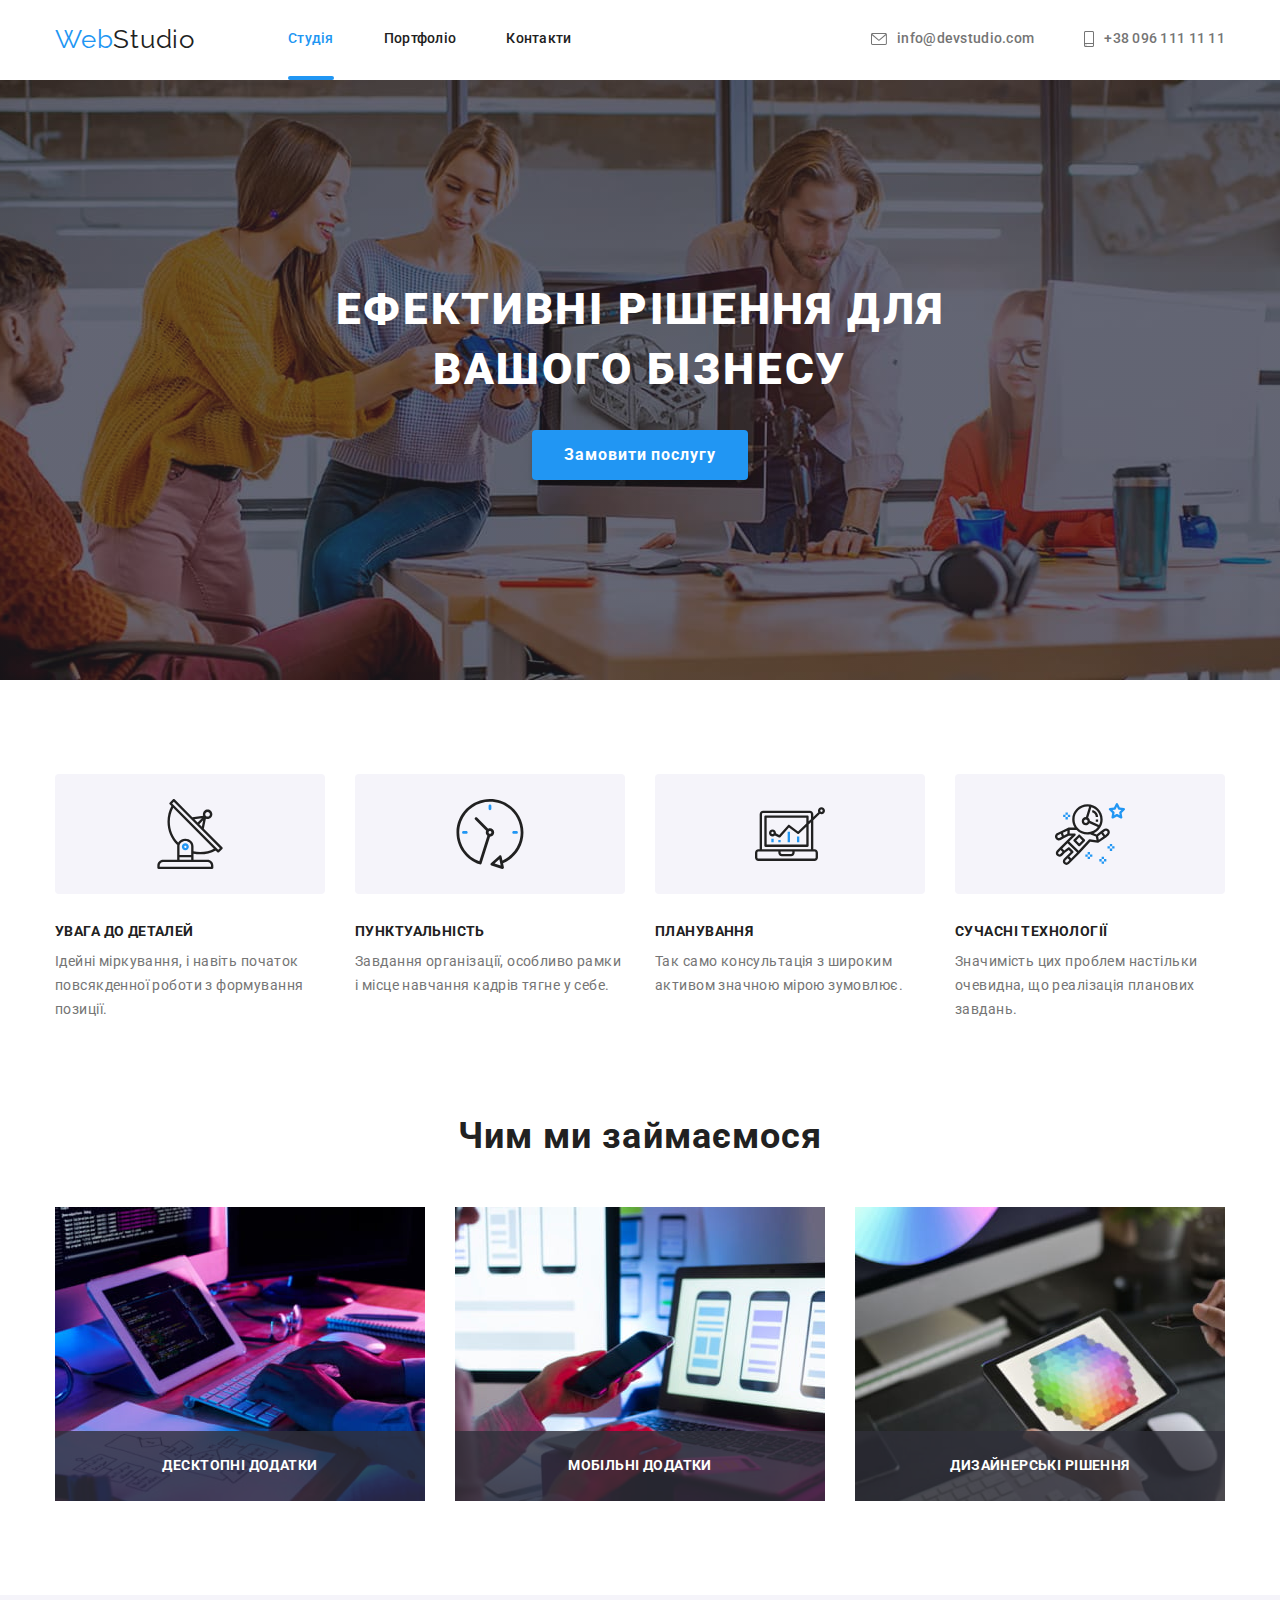
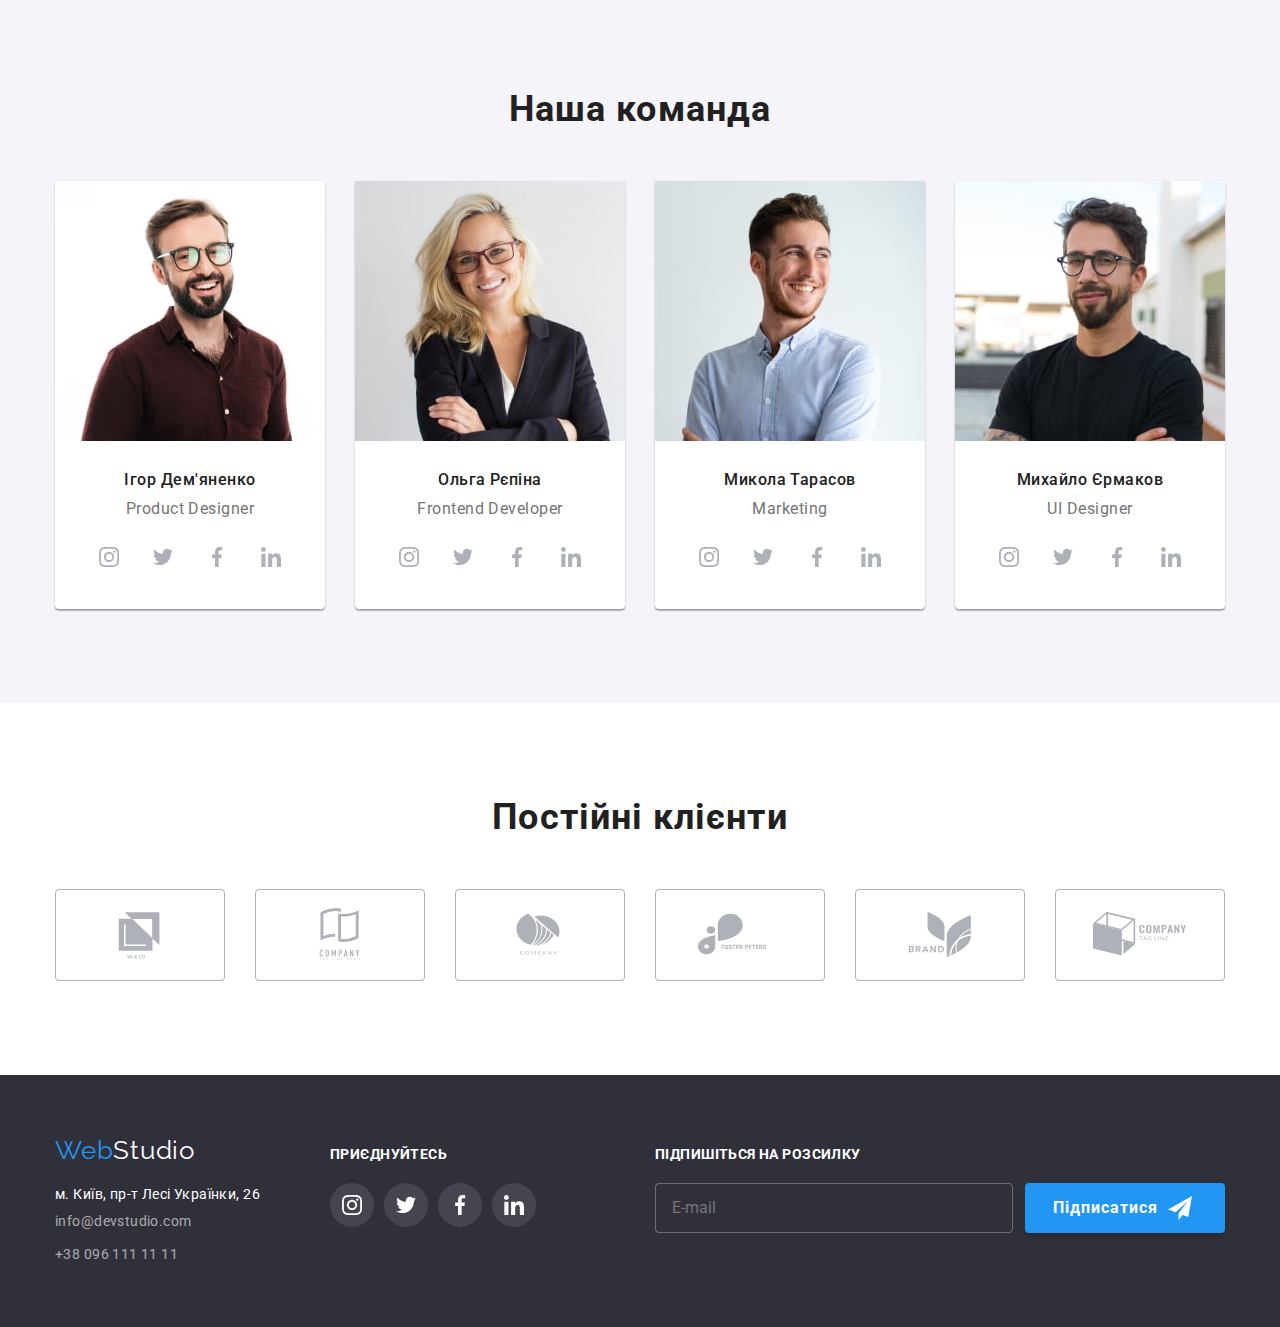
<file: index.html>
<!DOCTYPE html>
<html lang="uk">
<head>
    <meta charset="UTF-8">
    <meta http-equiv="X-UA-Compatible" content="IE=edge">
    <meta name="viewport" content="width=device-width, initial-scale=1.0">
    <title>WebStudio</title>
    <link rel="preconnect" href="https://fonts.googleapis.com">
    <link rel="preconnect" href="https://fonts.gstatic.com" crossorigin>
    <link href="https://fonts.googleapis.com/css2?family=Raleway:wght@700&family=Roboto:wght@400;500;700;900&display=swap" rel="stylesheet">
    <link rel="stylesheet" href="https://cdn.jsdelivr.net/npm/modern-normalize@1.1.0/modern-normalize.min.css">
    <link rel="stylesheet" href="./css/main.min.css">
</head>

<body class="page">
    <!-- HEADER + SITE NAV + CONTACT NAV -->
    <header class="header">
        <div class="header-container container">
            <nav class="page-navigation">
                <a href="./index.html" class="logo">
                    Web<span class="logo__accent">Studio</span>
                </a>
            <ul class="site-nav list">
                <li><a href="./index.html" class="site-nav__link site-nav__link_current link">Студія</a></li>
                <li><a href="./portfolio.html" class="site-nav__link link">Портфоліо</a></li>
                <li><a href="" class="site-nav__link link">Контакти</a></li>
            </ul>
            </nav>

            <button type="button" class="mobile-menu-btn" data-menu-open>
                <svg class="mobile-menu-btn_icon" width="40" height="40">
                    <use href="./images/icons.svg#icon-burger"></use>
                </svg>
            </button>

            <ul class="contact-nav list">
                <li class="contact-nav__wrp"><a href="mailto:info@devstudio.com" class="contact-nav__link link">
                <svg class="contact-nav__icon contact-nav__icon-email" width="16" height="12">
                    <use href="./images/icons.svg#icon-envelope"></use>
                </svg>
                info@devstudio.com
            </a>
        </li>
                <li class="contact-nav__wrp"><a href="tel:+380961111111" class="contact-nav__link link">
                <svg class="contact-nav__icon contact-nav__icon-phone">
                    <use href="./images/icons.svg#icon-smartphone"></use>
                </svg>
                +38 096 111 11 11
            </a>
        </li>
            </ul>

        </div>



        <!-- MOBILE MENU -->
        <div class="mobile-menu" data-menu>
            <div class="mobile-menu__container container">
                <button class="mobile-menu__btn-close" data-menu-close>
                    <svg class="mobile-menu__icon-close" width="40" height="40">
                        <use href="./images/icons.svg#icon-close"></use>
                    </svg>
                </button>

                <ul class="mobile-menu__links list">
                    <li class="mobile-menu__wrp"><a href="./index.html" class="mobile-menu__link mobile-menu__link_current link">Студія</a></li>
                    <li class="mobile-menu__wrp"><a href="./portfolio.html" class="mobile-menu__link link">Портфоліо</a></li>
                    <li class="mobile-menu__wrp"><a href="" class="mobile-menu__link link">Контакти</a></li>
                    </ul>

                <ul class="mobile-menu__contacts list">
                    <li class="mobile-menu__wrp"><a href="tel:+380961111111" class="mobile-menu__phone-link link">
                        +38 096 111 11 11
                        </a>
                    </li>
                    <li class="mobile-menu__wrp"><a href="mailto:info@devstudio.com" class="mobile-menu__email-link link">
                    info@devstudio.com
                        </a>
                    </li>
                </ul>

                <ul class="mobile-menu__socials list">
                    <li class="mobile-menu__socials-wrp"><a href="" class="mobile-menu__socials-link link">Instagram</a></li>
                    <li class="mobile-menu__socials-wrp"><a href="" class="mobile-menu__socials-link link">Twitter</a></li>
                    <li class="mobile-menu__socials-wrp"><a href="" class="mobile-menu__socials-link link">Facebook</a></li>
                    <li class="mobile-menu__socials-wrp"><a href="" class="mobile-menu__socials-link link">LinkedIn</a></li>
                </ul>
            </div>
        </div>
    </header>

    
    <main>
    <!-- HERO -->
        <section class="hero hero__overlay"> 
            <div class="container">
                <h1 class="hero__title">ефективні рішення для вашого бізнесу</h1>
                    <button type="button" class="btn-basic-style hero__btn" data-modal-open>Замовити послугу</button>
            </div>
        </section>

    <!-- VALUES SECTION -->
    <section class="values section">
        <div class="container">
            <h2 class="visually-hidden" hidden>Цінності компанії</h2>
                <ul class="values__list flex-list list"> 
                    
                    <li class="values__item">
                        <div class="values__icon-background">
                        <svg class="values__icon" width="70" height="70">
                            <use href="./images/icons.svg#icon-antenna"></use>
                        </svg>
                    </div>
                        <h3 class="values__heading">увага до деталей</h3>
                        <p class="values__info">Ідейні міркування, і навіть початок повсякденної роботи з формування позиції.</p>
                    </li>

                    <li class="values__item">
                        <div class="values__icon-background">
                        <svg class="values__icon" width="70" height="70">
                            <use href="./images/icons.svg#icon-clock"></use>
                        </svg>
                    </div>
                        <h3 class="values__heading">пунктуальність</h3>
                        <p class="values__info">Завдання організації, особливо рамки і місце навчання кадрів тягне у себе.</p>
                    </li>

                    <li class="values__item">
                        <div class="values__icon-background">
                        <svg class="values__icon" width="70" height="70">
                            <use href="./images/icons.svg#icon-diagram"></use>
                        </svg>
                    </div>
                        <h3 class="values__heading">планування</h3>
                        <p class="values__info">Так само консультація з широким активом значною мірою зумовлює.</p>
                    </li>

                    <li class="values__item">
                        <div class="values__icon-background">
                        <svg class="values__icon" width="70" height="70">
                            <use href="./images/icons.svg#icon-astronaut"></use>
                        </svg>
                    </div>
                        <h3 class="values__heading">сучасні технології</h3>
                        <p class="values__info">Значимість цих проблем настільки очевидна, що реалізація планових завдань.</p>
                    </li>
                </ul>
        </div>
    </section>

    <!-- Чим ми займаємося -->
    <section class="works section">
        <div class="container">
            <h2 class="section-title">Чим ми займаємося</h2>
                <ul class="works__list flex-list list">
                    <li class="works__item">
                        <picture>
                            <source
                        srcset="./images/dsktp-works-1.jpg 1x, ./images/dsktp-works-1@2x.jpg 2x"
                        media="(min-width: 1200px)" >
                        <img src="./images/dsktp-works-1.jpg" alt="Чоловік набирає дані на клавіатурі." >
                    </picture>
                        <h3 class="works__heading">Десктопні додатки</h3>
                    </li>
                    <li class="works__item">
                        <picture>
                            <source
                        srcset="./images/dsktp-works-2.jpg 1x, ./images/dsktp-works-2@2x.jpg 2x"
                        media="(min-width: 1200px)" >
                        <img src="./images/dsktp-works-2.jpg" alt="Чоловік дивиться на телефон і порівнює його з зображенням на екрані." >
                    </picture>
                        <h3 class="works__heading">Мобільні додатки</h3>
                    </li>
                    <li class="works__item">
                        <picture>
                        <source
                        srcset="./images/dsktp-works-3.jpg 1x, ./images/dsktp-works-3@2x.jpg 2x"
                        media="(min-width: 1200px)" >
                        <img src="./images/dsktp-works-3.jpg" alt="Людина працює зі схемою кольорів на планшеті" >
                    </picture>
                        <h3 class="works__heading">Дизайнерські рішення</h3>
                    </li>
                </ul>
        </div>
    </section>

    <!-- TEAM SECTION -->
   <section class="team section">
        <div class="container">

            <h2 class="section-title">Наша команда</h2>
                <ul class="team__list list">
                    <li class="teammate">
                        <picture>
                        <source
                        srcset="./images/dsktp-team-1.jpg 1x, ./images/dsktp-team-1@2x.jpg 2x"
                        media="(min-width: 1200px)" >

                        <source
                        srcset="./images/tablet-team-1.jpg 1x, ./images/tablet-team-1@2x.jpg 2x"
                        media="(min-width: 768px)" >

                        <source
                        srcset="./images/mobile-team-1.jpg 1x, ./images/mobile-team-1@2x.jpg 2x"
                        media="(min-width: 280px)" >

                        <img class="teammate__img" src="./images/mobile-team-1.jpg" alt="Дизайнер Ігор Дем'яненко" >
                        </picture>

                        <div class="teammate__wrapper">
                            <h3 class="teammate__heading">Ігор Дем'яненко</h3>
                            <p class="teammate__info" lang="en">Product Designer</p>

                            <ul class="team-socials list">
                                <li class="team-socials__item">
                                    <a class="team-socials__link link" href="" target="_blank" rel="norefferer noopener nofollow">
                                        <svg class="team-socials__icon" width="20" height="20" aria-label="instagram" lang="en">
                                            <use href="./images/icons.svg#icon-instagram" />
                                        </svg>
                                    </a>
                                </li>
                    
                                <li class="team-socials__item">
                                    <a class="team-socials__link link" href="" target="_blank" rel="norefferer noopener nofollow">
                                        <svg class="team-socials__icon" width="20" height="20" aria-label="twitter" lang="en">
                                            <use href="./images/icons.svg#icon-twitter" />
                                        </svg>
                                    </a>
                                </li>
                    
                                <li class="team-socials__item">
                                    <a class="team-socials__link link" href="" target="_blank" rel="norefferer noopener nofollow">
                                        <svg class="team-socials__icon" width="20" height="20" aria-label="facebook" lang="en">
                                            <use href="./images/icons.svg#icon-facebook" />
                                        </svg>
                                    </a>
                                </li>
                    
                                <li class="team-socials__item">
                                    <a class="team-socials__link link" href="" target="_blank" rel="norefferer noopener nofollow">
                                        <svg class="team-socials__icon" width="20" height="20" aria-label="linkedin" lang="en">
                                            <use href="./images/icons.svg#icon-linkedin" />
                                        </svg>
                                    </a>
                                </li>
                            </ul>
                        </div>
                    </li>
                            
                                    

                    <li class="teammate">
                        <picture>
                            <source
                            srcset="./images/dsktp-team-2.jpg 1x, ./images/dsktp-team-2@2x.jpg 2x"
                            media="(min-width: 1200px)"
                        >

                        <source
                        srcset="./images/tablet-team-2.jpg 1x, ./images/tablet-team-2@2x.jpg 2x"
                        media="(min-width: 768px)"
                        >

                        <source
                        srcset="./images/mobile-team-2.jpg 1x, ./images/mobile-team-2@2x.jpg 2x"
                        media="(min-width: 280px)"
                        >

                        <img class="teammate__img" src="./images/mobile-team-2.jpg" alt="Розробниця інтерфейсів Ольга Рєпіна" >
                        </picture>

                        <div class="teammate__wrapper">
                            <h3 class="teammate__heading">Ольга Рєпіна</h3>
                            <p lang="en" class="teammate__info">Frontend Developer</p>

                            <ul class="team-socials list">
                                <li class="team-socials__item">
                                    <a class="team-socials__link link" href="" target="_blank" rel="norefferer noopener nofollow">
                                        <svg class="team-socials__icon" width="20" height="20" aria-label="instagram" lang="en">
                                            <use href="./images/icons.svg#icon-instagram" />
                                        </svg>
                                    </a>
                                </li>
                    
                                <li class="team-socials__item">
                                    <a class="team-socials__link link" href="" target="_blank" rel="norefferer noopener nofollow">
                                        <svg class="team-socials__icon" width="20" height="20" aria-label="twitter" lang="en">
                                            <use href="./images/icons.svg#icon-twitter" />
                                        </svg>
                                    </a>
                                </li>
                    
                                <li class="team-socials__item">
                                    <a class="team-socials__link link" href="" target="_blank" rel="norefferer noopener nofollow">
                                        <svg class="team-socials__icon" width="20" height="20" aria-label="facebook" lang="en">
                                            <use href="./images/icons.svg#icon-facebook" />
                                        </svg>
                                    </a>
                                </li>
                    
                                <li class="team-socials__item">
                                    <a class="team-socials__link link" href="" target="_blank" rel="norefferer noopener nofollow">
                                        <svg class="team-socials__icon" width="20" height="20" aria-label="linkedin" lang="en">
                                            <use href="./images/icons.svg#icon-linkedin" />
                                        </svg>
                                    </a>
                                </li>
                            </ul>
                        </div>
                    </li>

                    <li class="teammate">
                        <picture>
                            <source
                            srcset="./images/dsktp-team-3.jpg 1x, ./images/dsktp-team-3@2x.jpg 2x"
                            media="(min-width: 1200px)"
                        >

                        <source
                        srcset="./images/tablet-team-3.jpg 1x, ./images/tablet-team-3@2x.jpg 2x"
                        media="(min-width: 768px)"
                        >

                        <source
                        srcset="./images/mobile-team-3.jpg 1x, ./images/mobile-team-3@2x.jpg 2x"
                        media="(min-width: 280px)"
                        >

                        <img class="teammate__img" src="./images/mobile-team-3.jpg" alt="Маркетолог Микола Тарасов" >
                        </picture>

                        <div class="teammate__wrapper">
                            <h3 class="teammate__heading">Микола Тарасов</h3>
                            <p lang="en" class="teammate__info">Marketing</p>

                            <ul class="team-socials list">
                                <li class="team-socials__item">
                                    <a class="team-socials__link link" href="" target="_blank" rel="norefferer noopener nofollow">
                                        <svg class="team-socials__icon" width="20" height="20" aria-label="instagram" lang="en">
                                            <use href="./images/icons.svg#icon-instagram" />
                                        </svg>
                                    </a>
                                </li>
                    
                                <li class="team-socials__item">
                                    <a class="team-socials__link link" href="" target="_blank" rel="norefferer noopener nofollow">
                                        <svg class="team-socials__icon" width="20" height="20" aria-label="twitter" lang="en">
                                            <use href="./images/icons.svg#icon-twitter" />
                                        </svg>
                                    </a>
                                </li>
                    
                                <li class="team-socials__item">
                                    <a class="team-socials__link link" href="" target="_blank" rel="norefferer noopener nofollow">
                                        <svg class="team-socials__icon" width="20" height="20" aria-label="facebook" lang="en">
                                            <use href="./images/icons.svg#icon-facebook" />
                                        </svg>
                                    </a>
                                </li>
                    
                                <li class="team-socials__item">
                                    <a class="team-socials__link link" href="" target="_blank" rel="norefferer noopener nofollow">
                                        <svg class="team-socials__icon" width="20" height="20" aria-label="linkedin" lang="en">
                                            <use href="./images/icons.svg#icon-linkedin" />
                                        </svg>
                                    </a>
                                </li>
                            </ul>
                        </div>
                    </li>

                    <li class="teammate">
                        <picture>
                            <source
                            srcset="./images/dsktp-team-4.jpg 1x, ./images/dsktp-team-4@2x.jpg 2x"
                            media="(min-width: 1200px)"
                        >

                        <source
                        srcset="./images/tablet-team-4.jpg 1x, ./images/tablet-team-4@2x.jpg 2x"
                        media="(min-width: 768px)"
                        >

                        <source
                        srcset="./images/mobile-team-4.jpg 1x, ./images/mobile-team-4@2x.jpg 2x"
                        media="(min-width: 280px)"
                        >

                        <img class="teammate__img" src="./images/mobile-team-4.jpg" alt="Дизайнер інтерфейсів Михайло Єрмаков" >
                        </picture>

                        <div class="teammate__wrapper">
                            <h3 class="teammate__heading">Михайло Єрмаков</h3>
                            <p lang="en" class="teammate__info">UI Designer</p>

                            <ul class="team-socials list">
                                <li class="team-socials__item">
                                    <a class="team-socials__link link" href="" target="_blank" rel="norefferer noopener nofollow">
                                        <svg class="team-socials__icon" width="20" height="20" aria-label="instagram" lang="en">
                                            <use href="./images/icons.svg#icon-instagram" />
                                        </svg>
                                    </a>
                                </li>
                    
                                <li class="team-socials__item">
                                    <a class="team-socials__link link" href="" target="_blank" rel="norefferer noopener nofollow">
                                        <svg class="team-socials__icon" width="20" height="20" aria-label="twitter" lang="en">
                                            <use href="./images/icons.svg#icon-twitter" />
                                        </svg>
                                    </a>
                                </li>
                    
                                <li class="team-socials__item">
                                    <a class="team-socials__link link" href="" target="_blank" rel="norefferer noopener nofollow">
                                        <svg class="team-socials__icon" width="20" height="20" aria-label="facebook" lang="en">
                                            <use href="./images/icons.svg#icon-facebook" />
                                        </svg>
                                    </a>
                                </li>
                    
                                <li class="team-socials__item">
                                    <a class="team-socials__link link" href="" target="_blank" rel="norefferer noopener nofollow">
                                        <svg class="team-socials__icon" width="20" height="20" aria-label="linkedin" lang="en">
                                            <use href="./images/icons.svg#icon-linkedin" />
                                        </svg>
                                    </a>
                                </li>
                            </ul>
                        </div>
                    </li>
                </ul>
        </div>
    </section> 
</main>

<!--MAIN CLIENTS-->

<section class="clients section">
    <div class="container">
        <h2 class="section-title">Постійні клієнти</h2>
            <ul class="clients__list flex-list list">

                <li class="clients__item">
                    <a class="clients__link link" href="" target="_blank" rel="norefferer noopener nofollow">
                    <svg class="clients__icon" width="106" height="60" aria-label="перший клієнт">
                        <use href="./images/icons.svg#icon-logofirst"></use>
                    </svg>
                </a>
                </li>

                <li class="clients__item">
                    <a class="clients__link link" href="" target="_blank" rel="norefferer noopener nofollow">
                    <svg class="clients__icon" width="106" height="60" aria-label="другий клієнт">
                        <use href="./images/icons.svg#icon-logosecond"></use>
                    </svg>
                    </a>
                </li>

                <li class="clients__item">
                    <a class="clients__link link" href="" target="_blank" rel="norefferer noopener nofollow">
                    <svg class="clients__icon" width="106" height="60" aria-label="третій клієнт">
                        <use href="./images/icons.svg#icon-logothird"></use>
                    </svg>
                    </a>
                </li>

                <li class="clients__item">
                    <a class="clients__link link" href="" target="_blank" rel="norefferer noopener nofollow">
                    <svg class="clients__icon" width="106" height="60" aria-label="четвертий клієнт">
                        <use href="./images/icons.svg#icon-logofourth"></use>
                    </svg>
                    </a>
                </li>

                <li class="clients__item">
                    <a class="clients__link link" href="" target="_blank" rel="norefferer noopener nofollow">
                    <svg class="clients__icon" width="106" height="60" aria-label="п'ятий клієнт">
                        <use href="./images/icons.svg#icon-logofifth"></use>
                    </svg>
                    </a>
                </li>

                <li class="clients__item">
                    <a class="clients__link link" href="" target="_blank" rel="norefferer noopener nofollow">
                    <svg class="clients__icon" width="106" height="60" aria-label="шостий клієнт">
                        <use href="./images/icons.svg#icon-logosixth"></use>
                    </svg>
                    </a>
                </li>
        </ul>
    </div>
</section>


<!-- FOOTER -->
<footer class="footer">
    <div class="footer__flex-wrapper container">
        <div class="footer__address-wrapper">
            <a href="./index.html" class="footer__logo logo">
            Web<span class="footer__logo-accent">Studio</span>
            </a>
                <address class="address">
                    <p class="address__street">м. Київ, пр-т Лесі Українки, 26</p>
                        <ul class="address__list">
                            <li class="address__item"><a href="mailto:info@devstudio.com" class="address__link link">info@devstudio.com</a></li>
                            <li class="address__item"><a href="tel:+380961111111" class="address__link link">+38 096 111 11 11</a></li>
                        </ul>
                </address>
        </div>

<div class="connect">
    <p class="footer__heading">приєднуйтесь</p>
        <ul class="connect__list list">
            <li class="connect__item">
                <a class="connect__link link" href="" target="_blank" rel="norefferer noopener nofollow">
                    <svg class="connect__icon" width="20" height="20" aria-label="instagram" lang="en">
                        <use href="./images/icons.svg#icon-instagram" />
                    </svg>
                </a>
            </li>

            <li class="connect__item link">
                <a class="connect__link link" href="" target="_blank" rel="norefferer noopener nofollow">
                    <svg class="connect__icon" width="20" height="20" aria-label="twitter" lang="en">
                        <use href="./images/icons.svg#icon-twitter" />
                    </svg>
                </a>
            </li>

            <li class="connect__item link">
                <a class="connect__link link" href="" target="_blank" rel="norefferer noopener nofollow">
                    <svg class="connect__icon" width="20" height="20" aria-label="facebook" lang="en">
                        <use href="./images/icons.svg#icon-facebook" />
                    </svg>
                </a>
            </li>

            <li class="connect__item link">
                <a class="connect__link link" href="" target="_blank" rel="norefferer noopener nofollow">
                    <svg class="connect__icon" width="20" height="20" aria-label="linkedin" lang="en">
                        <use href="./images/icons.svg#icon-linkedin" />
                    </svg>
                </a>
            </li>
        </ul>
</div>

<form class="subscribe">
    <p class="footer__heading">Підпишіться на розсилку</p>

    <div class="subscribe__wrapper">
        <label class="subscribe__label"></label>
            <input 
                    class="subscribe__input" 
                    type="email" 
                    name="email-subscribe" 
                    placeholder="E-mail">
            <button type="submit" class="subscribe__btn btn-basic-style hero__btn">
                Підписатися
                <svg class="subscribe__btn-icon" width="24" height="24" aria-label="Кнопка надіслати імейл">
                    <use href="./images/icons.svg#icon-send-footer" />
                </svg>
            </button>
    </div>
</form>
</div>
</footer>

<div class="backdrop is-hidden" data-modal>

    <div class="modal">
        <button type="button" class="modal__btn-close" data-modal-close>
          <svg class="modal__icon-top" width="18" height="18" aria-label="кнопка закриття модального вікна">
            <use href="./images/icons.svg#icon-close-modal" />
            </svg>
            </button>

<!-- MODAL FORM -->
    <form class="modal-form">
        <b class="modal-form__heading">Залиште свої дані, ми вам передзвонимо</b>

    <label class="modal-line__wrapper">
        <span class="modal-line__name">Ім'я</span>
        <span class="modal-line__position">
            <input 
                    class="modal-line__text" 
                    type="text" 
                    name="name" 
                    required pattern="[a-zA-Zа-яА-ЯіІїЇʼҐґєЄ]+" 
                    autofocus>
            <svg class="modal-line__icon" width="18" height="18">
                <use href="./images/icons.svg#icon-person-modal"></use>
            </svg>
        </span>
    </label>

    <label class="modal-line__wrapper">
        <span class="modal-line__name">Телефон</span>
        <span class="modal-line__position"> 
        <input 
                class="modal-line__text" 
                type="tel" 
                name="phone" 
                pattern="[0-9]{3}-[0-9]{3}-[0-9]{2}-[0-9]{2}" 
                required>
        <svg class="modal-line__icon" width="18" height="18">
            <use href="./images/icons.svg#icon-phone-modal"></use>
        </svg>
    </span>
    </label>


    <label class="modal-line__wrapper">
        <span class="modal-line__name">Пошта</span>
        <span class="modal-line__position">
        <input 
                class="modal-line__text" 
                type="email" 
                name="email" 
                required> 
        <svg class="modal-line__icon" width="18" height="18">
            <use href="./images/icons.svg#icon-email-modal"></use>
        </svg>
        </span>
    </label>


    <label class="modal-line__wrapper last-modal-child">
    <span class="modal-line__name">Коментар</span>
        <textarea 
            class="textarea-modal__text" 
            name="user-comment"  
            placeholder="Введіть текст"
            ></textarea>
    </label>


    <label class="modal-checkbox__wrapper">
    <input 
            type="checkbox" 
            class="modal-checkbox visually-hidden" 
            name="agreement" 
            required>
            <svg class="modal-checkbox__icon" width="16" height="15">
                <use class="modal-checkbox__icon-checked" href="./images/icons.svg#icon-check-modal"></use>
            </svg>
        <span class="agreement">Погоджуюся з розсилкою та приймаю&nbsp;
        <a class="agreement-link" href="">Умови договору</a></span>
    </label>

    <button type="submit" class="modal__btn-submit btn-basic-style hero__btn">Відправити</button>
    </form>
    </div>
</div>

<script src="./js/mobile-menu.js"></script>
<script src="./js/modal.js"></script>
</body>
</html>
</file>
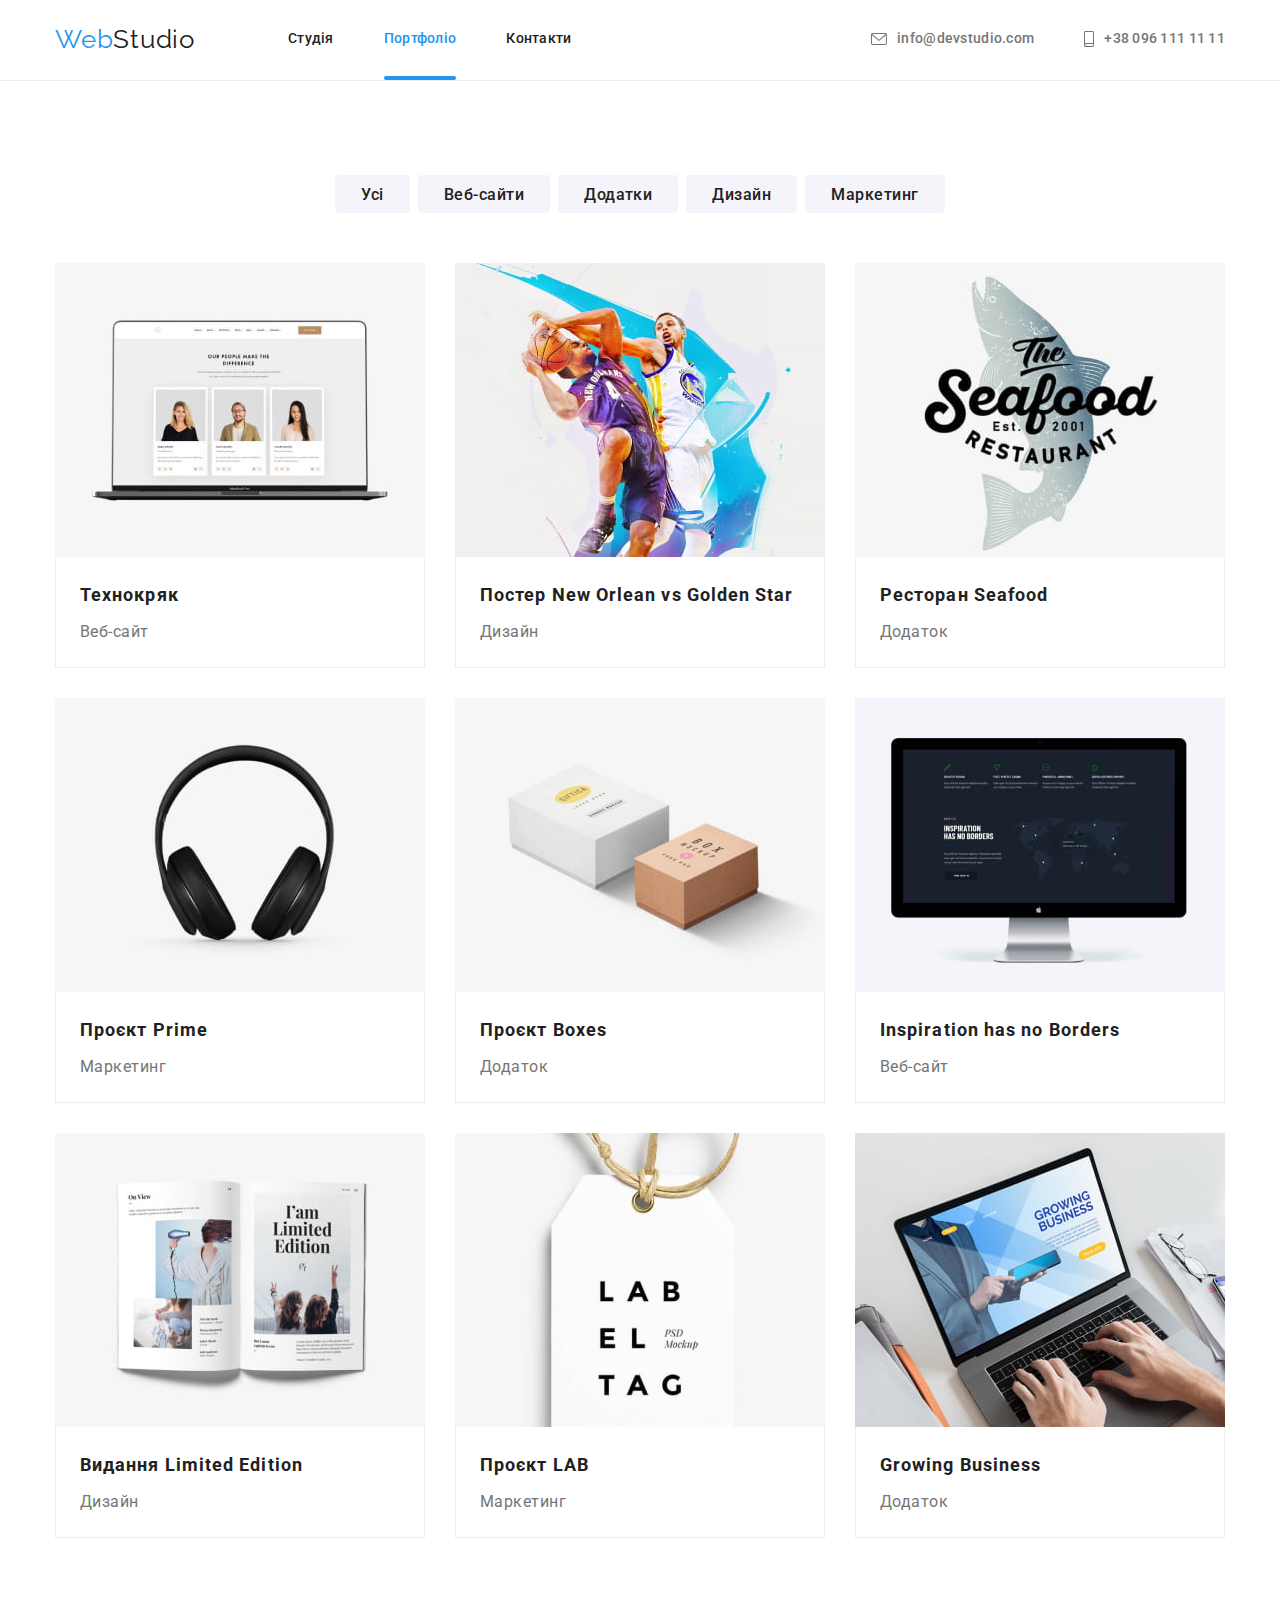
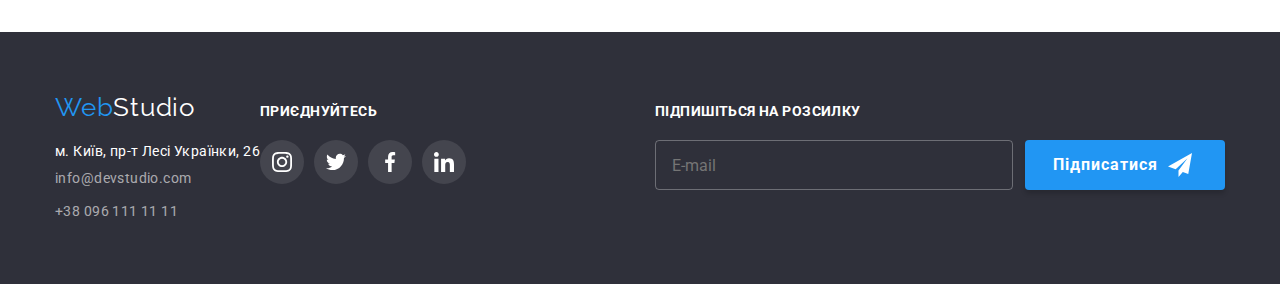
<file: portfolio.html>
<!DOCTYPE html>
<html lang="uk">
<head>
    <meta charset="UTF-8">
    <meta http-equiv="X-UA-Compatible" content="IE=edge">
    <meta name="viewport" content="width=device-width, initial-scale=1.0">
    <title>WebStudio</title>
    <link rel="preconnect" href="https://fonts.googleapis.com">
    <link rel="preconnect" href="https://fonts.gstatic.com" crossorigin>
    <link href="https://fonts.googleapis.com/css2?family=Raleway:wght@700&family=Roboto:wght@400;500;700;900&display=swap" rel="stylesheet">
    <link rel="stylesheet" href="https://cdn.jsdelivr.net/npm/modern-normalize@1.1.0/modern-normalize.min.css"> 
    <link rel="stylesheet" href="./css/main.min.css">
</head>

<body class="page">
   <!-- HEADER + SITE NAV + CONTACT NAV -->
   <header class="header header__portfolio">
    <div class="header-container container">
        <nav class="page-navigation">
            <a href="./index.html" class="logo">
                Web<span class="logo__accent">Studio</span>
            </a>
        <ul class="site-nav list">
            <li><a href="./index.html" class="site-nav__link link">Студія</a></li>
            <li><a href="./portfolio.html" class="site-nav__link site-nav__link_current link">Портфоліо</a></li>
            <li><a href="" class="site-nav__link link">Контакти</a></li>
        </ul>
        </nav>

        <button type="button" class="mobile-menu-btn" data-menu-open>
            <svg class="mobile-menu-btn_icon" width="40" height="40">
                <use href="./images/icons.svg#icon-burger"></use>
            </svg>
        </button>

        <ul class="contact-nav list">
            <li class="contact-nav__wrp"><a href="mailto:info@devstudio.com" class="contact-nav__link link">
            <svg class="contact-nav__icon contact-nav__icon-email" width="16" height="12">
                <use href="./images/icons.svg#icon-envelope"></use>
            </svg>
            info@devstudio.com
        </a>
    </li>
            <li class="contact-nav__wrp"><a href="tel:+380961111111" class="contact-nav__link link">
            <svg class="contact-nav__icon contact-nav__icon-phone">
                <use href="./images/icons.svg#icon-smartphone"></use>
            </svg>
            +38 096 111 11 11
        </a>
    </li>
        </ul>

    </div>



    <!-- MOBILE MENU -->
    <div class="mobile-menu" data-menu>
        <div class="mobile-menu__container container">
            <button class="mobile-menu__btn-close" data-menu-close>
                <svg class="mobile-menu__icon-close" width="40" height="40">
                    <use href="./images/icons.svg#icon-close"></use>
                </svg>
            </button>

            <ul class="mobile-menu__links list">
                <li class="mobile-menu__wrp"><a href="./index.html" class="mobile-menu__link link">Студія</a></li>
                <li class="mobile-menu__wrp"><a href="./portfolio.html" class="mobile-menu__link mobile-menu__link_current link">Портфоліо</a></li>
                <li class="mobile-menu__wrp"><a href="" class="mobile-menu__link link">Контакти</a></li>
                </ul>

            <ul class="mobile-menu__contacts list">
                <li class="mobile-menu__wrp"><a href="tel:+380961111111" class="mobile-menu__phone-link link">
                    +38 096 111 11 11
                    </a>
                </li>
                <li class="mobile-menu__wrp"><a href="mailto:info@devstudio.com" class="mobile-menu__email-link link">
                info@devstudio.com
                    </a>
                </li>
            </ul>

            <ul class="mobile-menu__socials list">
                <li class="mobile-menu__socials-wrp"><a href="" class="mobile-menu__socials-link link">Instagram</a></li>
                <li class="mobile-menu__socials-wrp"><a href="" class="mobile-menu__socials-link link">Twitter</a></li>
                <li class="mobile-menu__socials-wrp"><a href="" class="mobile-menu__socials-link link">Facebook</a></li>
                <li class="mobile-menu__socials-wrp"><a href="" class="mobile-menu__socials-link link">LinkedIn</a></li>
            </ul>
        </div>
    </div>
</header>

<main>
    <h1 class="visually-hidden" hidden>Портфоліо</h1>
        <section class="portfolio section">
            <div class="container">
                <h2 class="visually-hidden" hidden>Фільтр</h2>
                        <ul class="portfolio__filter list">
                            <li><button type="button" class="btn-basic-style btn-secondary">Усі</button></li>
                            <li><button type="button" class="btn-basic-style btn-secondary">Веб-сайти</button></li>
                            <li><button type="button" class="btn-basic-style btn-secondary">Додатки</button></li>
                            <li><button type="button" class="btn-basic-style btn-secondary">Дизайн</button></li>
                            <li><button type="button" class="btn-basic-style btn-secondary">Маркетинг</button></li>
                        </ul>

    <!-- CARDS WITH IMAGES-->
            <h2 class="visually-hidden" hidden>Картки робіт</h2>
            <ul class="flex-list portfolio__cards list">
                <li class="portfolio__item"> 
                    <a href="" class="portfolio__link link">
                        <div class="portfolio__overlay">

                            <picture>
                                <source
                                srcset="./images/dsktp-portf-1.jpg 1x, ./images/dsktp-portf-1@2x.jpg 2x"
                                media="(min-width: 1200px)" >
        
                                <source
                                srcset="./images/tablet-portf-1.jpg 1x, ./images/tablet-portf-1@2x.jpg 2x"
                                media="(min-width: 768px)" >
        
                                <source
                                srcset="./images/mobile-portf-1.jpg 1x, ./images/mobile-portf-1@2x.jpg 2x"
                                media="(min-width: 280px)" >
             
                    <img class="portfolio__img" src="./images/mobile-portf-1.jpg" alt="Вебсайт на ноутбуці" >
                            </picture>

                    <p class="portfolio__overlay-text">
                        Ресурс пропонує комплексні пропозиції з різним рівнем функціоналу та сервісів. 
                        Все це дозволить відвідувачу отримати вичерпні відомості про компанію чи приватну особу.</p>
                </div>
                        <div class="card-wrapper">
                            <h3 class="card-wrapper__heading">Технокряк</h3>
                            <p class="card-wrapper__info">Веб-сайт</p>
                        </div>
                    </a>
                </li>

                <li class="portfolio__item"> 
                    <a href="" class="portfolio__link link">
                        <div class="portfolio__overlay">
                            <picture>
                                <source
                                srcset="./images/dsktp-portf-2.jpg 1x, ./images/dsktp-portf-2@2x.jpg 2x"
                                media="(min-width: 1200px)" >
        
                                <source
                                srcset="./images/tablet-portf-2.jpg 1x, ./images/tablet-portf-2@2x.jpg 2x"
                                media="(min-width: 768px)" >
        
                                <source
                                srcset="./images/mobile-portf-2.jpg 1x, ./images/mobile-portf-2@2x.jpg 2x"
                                media="(min-width: 280px)" >
                    <img class="portfolio__img" src="./images/mobile-portf-2.jpg" alt="Постер з двома гравцями у баскетбол" >
                    </picture>

                    <p class="portfolio__overlay-text">
                        Ресурс пропонує комплексні пропозиції з різним рівнем функціоналу та сервісів. 
                        Все це дозволить відвідувачу отримати вичерпні відомості про компанію чи приватну особу.</p>
                </div>
                        <div class="card-wrapper">
                            <h3 class="card-wrapper__heading">Постер <span lang="en">New Orlean vs Golden Star</span></h3>
                            <p class="card-wrapper__info">Дизайн</p>
                        </div>
                    </a>
                </li>

                <li class="portfolio__item"> 
                    <a href="" class="portfolio__link link">
                        <div class="portfolio__overlay">
                            <picture>
                                <source
                                srcset="./images/dsktp-portf-3.jpg 1x, ./images/dsktp-portf-3@2x.jpg 2x"
                                media="(min-width: 1200px)" >
        
                                <source
                                srcset="./images/tablet-portf-3.jpg 1x, ./images/tablet-portf-3@2x.jpg 2x"
                                media="(min-width: 768px)" >
        
                                <source
                                srcset="./images/mobile-portf-3.jpg 1x, ./images/mobile-portf-3@2x.jpg 2x"
                                media="(min-width: 280px)" >
                    <img class="portfolio__img" src="./images/mobile-portf-3.jpg" alt="Логотип ресторану" >
                    </picture>

                    <p class="portfolio__overlay-text">
                        Ресурс пропонує комплексні пропозиції з різним рівнем функціоналу та сервісів. 
                        Все це дозволить відвідувачу отримати вичерпні відомості про компанію чи приватну особу.</p>
                </div>
                        <div class="card-wrapper">
                            <h3 class="card-wrapper__heading">Ресторан <span lang="en">Seafood</span></h3>
                            <p class="card-wrapper__info">Додаток</p>
                        </div>
                    </a>
                </li>

                <li class="portfolio__item"> 
                    <a href="" class="portfolio__link link">
                        <div class="portfolio__overlay">

                            <picture>
                                <source
                                srcset="./images/dsktp-portf-4.jpg 1x, ./images/dsktp-portf-4@2x.jpg 2x"
                                media="(min-width: 1200px)" >
        
                                <source
                                srcset="./images/tablet-portf-4.jpg 1x, ./images/tablet-portf-4@2x.jpg 2x"
                                media="(min-width: 768px)" >
        
                                <source
                                srcset="./images/mobile-portf-4.jpg 1x, ./images/mobile-portf-4@2x.jpg 2x"
                                media="(min-width: 280px)" >
                    <img class="portfolio__img" src="./images/mobile-portf-4.jpg" alt="Навушники" >
                                </picture>

                    <p class="portfolio__overlay-text">
                        Ресурс пропонує комплексні пропозиції з різним рівнем функціоналу та сервісів. 
                        Все це дозволить відвідувачу отримати вичерпні відомості про компанію чи приватну особу.</p>
                </div>
                        <div class="card-wrapper">
                            <h3 class="card-wrapper__heading">Проєкт <span lang="en">Prime</span></h3>
                            <p class="card-wrapper__info">Маркетинг</p>
                        </div>
                    </a>
                </li>

                <li class="portfolio__item"> 
                    <a href="" class="portfolio__link link">
                        <div class="portfolio__overlay">
                            <picture>
                                <source
                                srcset="./images/dsktp-portf-5.jpg 1x, ./images/dsktp-portf-5@2x.jpg 2x"
                                media="(min-width: 1200px)" >
        
                                <source
                                srcset="./images/tablet-portf-5.jpg 1x, ./images/tablet-portf-5@2x.jpg 2x"
                                media="(min-width: 768px)" >
        
                                <source
                                srcset="./images/mobile-portf-5.jpg 1x, ./images/mobile-portf-5@2x.jpg 2x"
                                media="(min-width: 280px)" >
                    <img class="portfolio__img" src="./images/mobile-portf-5.jpg" alt="Біла і коричнева коробки" >
                    </picture>

                    <p class="portfolio__overlay-text">
                        Ресурс пропонує комплексні пропозиції з різним рівнем функціоналу та сервісів. 
                        Все це дозволить відвідувачу отримати вичерпні відомості про компанію чи приватну особу.</p>
                </div>
                        <div class="card-wrapper">
                            <h3 class="card-wrapper__heading">Проєкт <span lang="en">Boxes</span></h3>
                            <p class="card-wrapper__info">Додаток</p>
                        </div>
                    </a>
                </li>

                <li class="portfolio__item"> 
                    <a href="" class="portfolio__link link">
                        <div class="portfolio__overlay">
                            <picture>
                                <source
                                srcset="./images/dsktp-portf-6.jpg 1x, ./images/dsktp-portf-6@2x.jpg 2x"
                                media="(min-width: 1200px)" >
        
                                <source
                                srcset="./images/tablet-portf-6.jpg 1x, ./images/tablet-portf-6@2x.jpg 2x"
                                media="(min-width: 768px)" >
        
                                <source
                                srcset="./images/mobile-portf-6.jpg 1x, ./images/mobile-portf-6@2x.jpg 2x"
                                media="(min-width: 280px)" >
                    <img class="portfolio__img" src="./images/mobile-portf-6.jpg" alt="Монітор" >
                    </picture>

                    <p class="portfolio__overlay-text">
                        Ресурс пропонує комплексні пропозиції з різним рівнем функціоналу та сервісів. 
                        Все це дозволить відвідувачу отримати вичерпні відомості про компанію чи приватну особу.</p>
                </div>
                        <div class="card-wrapper">
                            <h3 lang="en" class="card-wrapper__heading">Inspiration has no Borders</h3>
                            <p class="card-wrapper__info">Веб-сайт</p>
                        </div>
                    </a>
                </li>

                <li class="portfolio__item"> 
                    <a href="" class="portfolio__link link">
                        <div class="portfolio__overlay">
                            <picture>
                                <source
                                srcset="./images/dsktp-portf-7.jpg 1x, ./images/dsktp-portf-7@2x.jpg 2x"
                                media="(min-width: 1200px)" >
        
                                <source
                                srcset="./images/tablet-portf-7.jpg 1x, ./images/tablet-portf-7@2x.jpg 2x"
                                media="(min-width: 768px)" >
        
                                <source
                                srcset="./images/mobile-portf-7.jpg 1x, ./images/mobile-portf-7@2x.jpg 2x"
                                media="(min-width: 280px)" >
                    <img class="portfolio__img" src="./images/mobile-portf-7.jpg" alt="Розгорнуте видання журналу" >
                    </picture>

                    <p class="portfolio__overlay-text">
                        Ресурс пропонує комплексні пропозиції з різним рівнем функціоналу та сервісів. 
                        Все це дозволить відвідувачу отримати вичерпні відомості про компанію чи приватну особу.</p>
                </div>
                        <div class="card-wrapper">
                            <h3 class="card-wrapper__heading">Видання <span lang="en">Limited Edition</span></h3>
                            <p class="card-wrapper__info">Дизайн</p>
                        </div>
                    </a>
                </li>

                <li class="portfolio__item"> 
                    <a href="" class="portfolio__link link">
                        <div class="portfolio__overlay">
                            <picture>
                                <source
                                srcset="./images/dsktp-portf-8.jpg 1x, ./images/dsktp-portf-8@2x.jpg 2x"
                                media="(min-width: 1200px)" >
        
                                <source
                                srcset="./images/tablet-portf-8.jpg 1x, ./images/tablet-portf-8@2x.jpg 2x"
                                media="(min-width: 768px)" >
        
                                <source
                                srcset="./images/mobile-portf-8.jpg 1x, ./images/mobile-portf-8@2x.jpg 2x"
                                media="(min-width: 280px)" >
                    <img class="portfolio__img" src="./images/mobile-portf-8.jpg" alt="Логотип бренду" >
                    </picture>

                    <p class="portfolio__overlay-text">
                        Ресурс пропонує комплексні пропозиції з різним рівнем функціоналу та сервісів. 
                        Все це дозволить відвідувачу отримати вичерпні відомості про компанію чи приватну особу.</p>
                </div>
                        <div class="card-wrapper">
                            <h3 class="card-wrapper__heading">Проєкт <span lang="en">LAB</span></h3>
                            <p class="card-wrapper__info">Маркетинг</p>
                        </div>
                    </a>
                </li>

                <li class="portfolio__item"> 
                    <a href="" class="portfolio__link link">
                        <div class="portfolio__overlay">
                            <picture>
                                <source
                                srcset="./images/dsktp-portf-9.jpg 1x, ./images/dsktp-portf-9@2x.jpg 2x"
                                media="(min-width: 1200px)" >
        
                                <source
                                srcset="./images/tablet-portf-9.jpg 1x, ./images/tablet-portf-9@2x.jpg 2x"
                                media="(min-width: 768px)" >
        
                                <source
                                srcset="./images/mobile-portf-9.jpg 1x, ./images/mobile-portf-9@2x.jpg 2x"
                                media="(min-width: 280px)" >

                    <img class="portfolio__img" src="./images/mobile-portf-9.jpg" alt="Людина, що працює за ноутбуком" >
                    </picture>

                    <p class="portfolio__overlay-text">
                        Ресурс пропонує комплексні пропозиції з різним рівнем функціоналу та сервісів. 
                        Все це дозволить відвідувачу отримати вичерпні відомості про компанію чи приватну особу.</p>
                </div>
                        <div class="card-wrapper">
                            <h3 lang="en" class="card-wrapper__heading">Growing Business</h3>
                            <p class="card-wrapper__info">Додаток</p>
                        </div>
                    </a>
                </li>
            </ul>
        </div>
    </section>
</main>
<!-- FOOTER -->
<footer class="footer">
    <div class="footer__flex-wrapper container">
        <div>
            <a href="./index.html" class="footer__logo logo">
            Web<span class="footer__logo-accent">Studio</span>
            </a>
                <address class="address">
                    <p class="address__street">м. Київ, пр-т Лесі Українки, 26</p>
                        <ul class="address__list">
                            <li class="address__item"><a href="mailto:info@devstudio.com" class="address__link link">info@devstudio.com</a></li>
                            <li class="address__item"><a href="tel:+380961111111" class="address__link link">+38 096 111 11 11</a></li>
                        </ul>
                </address>
        </div>

<div class="connect">
    <p class="footer__heading">приєднуйтесь</p>
        <ul class="connect__list list">
            <li class="connect__item">
                <a class="connect__link link" href="" target="_blank" rel="norefferer noopener nofollow">
                    <svg class="connect__icon" width="20" height="20" aria-label="instagram" lang="en">
                        <use href="./images/icons.svg#icon-instagram" />
                    </svg>
                </a>
            </li>

            <li class="connect__item link">
                <a class="connect__link link" href="" target="_blank" rel="norefferer noopener nofollow">
                    <svg class="connect__icon" width="20" height="20" aria-label="twitter" lang="en">
                        <use href="./images/icons.svg#icon-twitter" />
                    </svg>
                </a>
            </li>

            <li class="connect__item link">
                <a class="connect__link link" href="" target="_blank" rel="norefferer noopener nofollow">
                    <svg class="connect__icon" width="20" height="20" aria-label="facebook" lang="en">
                        <use href="./images/icons.svg#icon-facebook" />
                    </svg>
                </a>
            </li>

            <li class="connect__item link">
                <a class="connect__link link" href="" target="_blank" rel="norefferer noopener nofollow">
                    <svg class="connect__icon" width="20" height="20" aria-label="linkedin" lang="en">
                        <use href="./images/icons.svg#icon-linkedin" />
                    </svg>
                </a>
            </li>
        </ul>
</div>

<form class="subscribe">
    <p class="footer__heading">Підпишіться на розсилку</p>

    <div class="subscribe__wrapper">
        <label class="subscribe__label"></label>
            <input 
                    class="subscribe__input" 
                    type="email" 
                    name="email-subscribe" 
                    placeholder="E-mail">
            <button type="submit" class="subscribe__btn btn-basic-style hero__btn">
                Підписатися
                <svg class="subscribe__btn-icon" width="24" height="24" aria-label="Кнопка надіслати імейл">
                    <use href="./images/icons.svg#icon-send-footer" />
                </svg>
            </button>
    </div>
</form>
</div>
</footer>
<script src="./js/mobile-menu.js"></script>
</body>
</html>
</file>
<file: css/main.min.css>
:root{--primary-font: "Roboto", sans-serif;--logotype-font: "Raleway", sans-serif;--black-text-color: #212121;--white-text-color: #FFFFFF;--general-text-color: #757575;--accent-color: #2196F3;--backgr-dark-color: #2F303A;--backgr-grey-color: #F5F4FA;--greyish-color: #AFB1B8}.visually-hidden{position:absolute;width:1px;height:1px;margin:-1px;border:0;padding:0;white-space:nowrap;clip-path:inset(100%);clip:rect(0 0 0 0);overflow:hidden}.page{background-color:var(--white-text-color);color:var(--general-text-color);font-family:var(--primary-font)}h1,h2,h3,h4,p{margin-top:0;margin-bottom:0}ul,ol{margin-top:0;margin-bottom:0;padding-left:0}img{display:block;max-width:100%;height:auto}button{cursor:pointer;display:inline-block}.list{list-style:none}.flex-list{display:flex;gap:30px}.link{text-decoration:none}.section{padding-top:60px;padding-bottom:60px}@media screen and (min-width: 1200px){.section{padding-top:94px;padding-bottom:94px}}.container{padding-left:15px;padding-right:15px}@media screen and (min-width: 480px){.container{width:480px;margin-left:auto;margin-right:auto}}@media screen and (min-width: 768px){.container{width:768px}}@media screen and (min-width: 1200px){.container{width:1200px}}.btn-basic-style{border:1px solid rgba(0,0,0,0);border-radius:4px;font-size:16px;text-decoration:none;text-align:center}.backdrop{position:fixed;top:0;left:0;width:100%;height:100%;background-color:rgba(0,0,0,.2);transition:opacity 250ms cubic-bezier(0.4, 0, 0.2, 1),visibility 250ms cubic-bezier(0.4, 0, 0.2, 1)}.is-hidden{visibility:hidden;opacity:0;pointer-events:none}.modal{position:absolute;top:50%;left:50%;transform:translate(-50%, -50%) scaleY(1);background-color:var(--white-text-color);padding:40px;border-radius:4px;box-shadow:0px 1px 3px rgba(0,0,0,.12),0px 1px 1px rgba(0,0,0,.14),0px 2px 1px rgba(0,0,0,.2);transition:transform 250ms cubic-bezier(0.4, 0, 0.2, 1)}@media screen and (max-width: 767px){.modal{width:430px;height:609px}}@media screen and (min-width: 768px){.modal{width:450px;height:609px}}@media screen and (min-width: 1200px){.modal{width:528px;height:581px}}.is-hidden .modal{transform:translate(-50%, -50%) scaleY(0)}@media screen and (max-width: 767px){.mobile-menu{position:fixed;top:0;left:0;z-index:1000;width:100%;height:100%;background-color:var(--white-text-color);opacity:0;visibility:hidden;pointer-events:none;transition:opacity 250ms cubic-bezier(0.4, 0, 0.2, 1),visibility 250ms cubic-bezier(0.4, 0, 0.2, 1)}.mobile-menu.is-open{opacity:1;visibility:visible;pointer-events:auto}.mobile-menu__container{position:relative;display:flex;flex-direction:column;padding:48px 40px;width:100%;height:100%}.mobile-menu__btn-close{position:absolute;top:10px;right:15px;border:none;background-color:rgba(0,0,0,0);padding:0;line-height:0}.mobile-menu__icon-close{fill:currentColor;transition:fill 250ms cubic-bezier(0.4, 0, 0.2, 1)}.mobile-menu__btn-close:hover .mobile-menu__icon-close,.mobile-menu__btn-close:focus .mobile-menu__icon-close{fill:var(--accent-color)}.mobile-menu__links{width:100%;margin-bottom:auto}.mobile-menu__wrp:not(:last-child){margin-bottom:32px}.mobile-menu__link{color:var(--black-text-color);font-weight:500;font-size:40px;line-height:1.17;letter-spacing:.02em;text-decoration:none}.mobile-menu__link_current{color:var(--accent-color)}.mobile-menu__contacts{margin-bottom:64px}.mobile-menu__phone-link{color:var(--accent-color);font-weight:500;font-size:34px;line-height:1.17;letter-spacing:.02em;text-decoration:none}.mobile-menu__email-link{color:#757575;font-weight:500;font-size:24px;line-height:1.16;letter-spacing:.02em;text-decoration:none}.mobile-menu__socials{display:flex}.mobile-menu__socials-wrp:not(:last-child){margin-right:10px}.mobile-menu__socials-wrp:not(:last-child)::after{margin-left:10px;content:"";border:1px solid rgba(33,33,33,.2);transform:rotate(90deg)}.mobile-menu__socials-link{color:var(--accent-color);font-weight:500;font-size:18px;line-height:1.22;letter-spacing:.02;text-decoration:none}}@media screen and (min-width: 768px){.mobile-menu{display:none}}@media screen and (max-width: 1199px){.agreement{font-size:12px}}@media screen and (min-width: 1200px){.agreement-link{font-size:14px}}.modal__btn-close{position:absolute;top:8px;right:8px;width:30px;height:30px;border-radius:50%;border:1px solid rgba(0,0,0,.1);display:flex;align-items:center;background-color:var(--white-text-color);transition:border-color 250ms cubic-bezier(0.4, 0, 0.2, 1)}.modal__btn-close:hover,.modal__btn-close:focus{outline:none;border-color:var(--accent-color)}.modal__icon-top{transition:fill 250ms cubic-bezier(0.4, 0, 0.2, 1)}.modal__btn-close:hover .modal__icon-top,.modal__btn-close:focus .modal__icon-top{fill:var(--accent-color)}.modal-form{display:flex;flex-direction:column}.modal-form__heading{font-size:20px;text-align:center;letter-spacing:.03em;margin-bottom:12px;color:var(--black-text-color)}.modal-line__wrapper{margin-bottom:10px}.modal-line__name{display:block;font-size:12px;letter-spacing:.01em;color:var(--general-text-color);margin-bottom:4px}.modal-line__position{position:relative;display:block}.modal-line__text{width:100%;height:40px;border:1px solid rgba(33,33,33,.2);border-radius:4px;padding-left:42px;transition:border 250ms cubic-bezier(0.4, 0, 0.2, 1)}.modal-line__text:hover,.modal-line__text:focus{border:1px solid #2196f3;outline:none}.modal-line__icon{position:absolute;top:50%;left:12px;display:block;transform:translateY(-50%);fill:#212121;transition:fill 250ms cubic-bezier(0.4, 0, 0.2, 1)}.modal-line__text:hover+.modal-line__icon,.modal-line__text:focus+.modal-line__icon{fill:var(--accent-color)}.textarea-modal__text{resize:none;width:100%;height:120px;padding:12px 16px;border:1px solid rgba(33,33,33,.2);border-radius:4px;transition:border-color 250ms cubic-bezier(0.4, 0, 0.2, 1)}.textarea-modal__text::placeholder{font-size:12px;line-height:1.16;letter-spacing:.01em;color:rgba(117,117,117,.5)}.textarea-modal__text:hover,.textarea-modal__text:focus{outline:none;border-color:var(--accent-color)}.last-modal-child{margin-bottom:20px}.modal-checkbox__wrapper{display:flex;align-items:center;margin-bottom:30px}.modal-checkbox__icon{border:1px solid var(--black-text-color);border-radius:2px;padding:2px;cursor:pointer;margin-right:7px}.modal-checkbox__icon-checked{fill:var(--white-text-color);display:none}.modal-checkbox:checked+.modal-checkbox__icon{background-color:var(--accent-color);border-color:var(--accent-color)}.modal-checkbox:checked+.modal-checkbox__icon .modal-checkbox__icon-checked{display:block}.agreement-link{letter-spacing:.03em;color:var(--accent-color)}.modal__btn-submit{align-self:center;display:block;margin-left:auto;margin-right:auto;min-width:200px;padding:10px 52px}.btn-secondary{min-width:73px;padding:6px 25px;height:38px;font-weight:500;line-height:1.62;letter-spacing:.03em;color:var(--black-text-color);background-color:var(--backgr-grey-color);transition:background-color 250ms cubic-bezier(0.4, 0, 0.2, 1),color 250ms cubic-bezier(0.4, 0, 0.2, 1),box-shadow 250ms cubic-bezier(0.4, 0, 0.2, 1),color 250ms cubic-bezier(0.4, 0, 0.2, 1)}.btn-secondary:hover,.btn-secondary:focus,.btn-secondary:active{color:var(--white-text-color);background-color:var(--accent-color);box-shadow:0px 3px 1px rgba(0,0,0,.1),0px 1px 2px rgba(0,0,0,.08),0px 2px 2px rgba(0,0,0,.12)}.portfolio__filter{display:flex;justify-content:flex-start;flex-wrap:wrap;row-gap:15px;column-gap:8px;margin-bottom:40px}@media screen and (min-width: 768px){.portfolio__filter{justify-content:center;align-items:center}}@media screen and (min-width: 1200px){.portfolio__filter{flex-wrap:nowrap;gap:8px;margin-bottom:50px}}@media screen and (max-width: 767px){.site-nav{display:none}.contact-nav{display:none}.header{background-color:var(--white-text-color);border-bottom:1px solid #ececec;padding-top:10px;padding-bottom:10px}.header-container{display:flex;justify-content:space-between;align-items:center}}.logo{color:var(--accent-color);font-family:var(--logotype-font);font-size:24px;text-decoration:none;letter-spacing:.03em}.logo__accent{color:var(--black-text-color)}.mobile-menu-btn{border:none;background-color:rgba(0,0,0,0);padding:0;line-height:0}.header__portfolio{border-bottom:1px solid #ececec}@media screen and (min-width: 768px){.mobile-menu-btn{display:none}.header-container{display:flex;align-items:center}.page-navigation{display:flex;align-items:center;justify-content:space-between;column-gap:88px}.site-nav{display:flex;gap:50px}.site-nav__link{position:relative;display:block;color:var(--black-text-color);font-weight:500;font-size:14px;line-height:1.14;letter-spacing:.02em;text-decoration:none;text-align:center;transition:color 250ms cubic-bezier(0.4, 0, 0.2, 1);padding:32px 0}.site-nav__link:hover,.site-nav__link:focus{color:var(--accent-color)}.site-nav__link_current{color:var(--accent-color)}.site-nav__link_current::after{position:absolute;content:"";display:block;bottom:0;width:100%;height:4px;background-color:var(--accent-color);border-radius:2px;opacity:1}.contact-nav{display:block;margin-left:auto;list-style:none}.contact-nav__wrp:not(:last-child){margin-bottom:10px}.contact-nav__link{display:flex;align-items:center;color:var(--general-text-color);font-weight:500;font-size:12px;line-height:1.16;letter-spacing:.02em;text-decoration:none}.contact-nav__icon-email{width:14px;height:10px}.contact-nav__icon-phone{width:10px;height:14px}.contact-nav__icon{fill:currentColor;margin-right:8px}}@media screen and (min-width: 1200px){.header{padding-top:24px;padding-bottom:25px}.site-nav__link{padding:0}.site-nav__link_current::after{bottom:-33px}.page-navigation{column-gap:93px}.logo{font-size:26px;line-height:1.19}.contact-nav{display:flex;gap:50px}.contact-nav__wrp:not(:last-child){margin:0}.contact-nav__link{font-size:14px;line-height:1.14;transition:color 250ms cubic-bezier(0.4, 0, 0.2, 1)}.contact-nav__link:hover,.contact-nav__link:focus{color:var(--accent-color)}.contact-nav__icon{fill:currentColor;margin-right:10px}.contact-nav__icon-email{width:16px;height:12px}.contact-nav__icon-phone{width:10px;height:16px}}.hero{text-align:center;background-color:var(--backgr-dark-color);padding-top:118px;padding-bottom:118px}@media screen and (min-width: 1200px){.hero{padding-top:200px;padding-bottom:200px}}.hero__overlay{max-width:480px;height:400px;margin-left:auto;margin-right:auto;background-image:linear-gradient(to right, rgba(47, 48, 58, 0.4), rgba(47, 48, 58, 0.4)),url("../images/mobile-hero.jpg");background-repeat:no-repeat;background-size:cover;background-position:center}@media screen and (min-width: 768px){.hero__overlay{max-width:768px}}@media screen and (min-width: 1200px){.hero__overlay{max-width:1600px;height:600px}}@media screen and (min-device-pixel-ratio: 2)and (max-width: 767px),screen and (min-resolution: 192dpi)and (max-width: 767px),screen and (min-resolution: 2dppx)and (max-width: 767px){.hero__overlay{background-image:linear-gradient(to right, rgba(47, 48, 58, 0.4), rgba(47, 48, 58, 0.4)),url("../images/mobile-hero@2x.jpg")}}@media screen and (min-width: 768px){.hero__overlay{background-image:linear-gradient(to right, rgba(47, 48, 58, 0.4), rgba(47, 48, 58, 0.4)),url("../images/tablet-hero.jpg")}}@media screen and (min-device-pixel-ratio: 2)and (min-width: 768px),screen and (min-resolution: 192dpi)and (min-width: 768px),screen and (min-resolution: 2dppx)and (min-width: 768px){.hero__overlay{background-image:linear-gradient(to right, rgba(47, 48, 58, 0.4), rgba(47, 48, 58, 0.4)),url("../images/tablet-hero@2x.jpg")}}@media screen and (min-width: 1200px){.hero__overlay{background-image:linear-gradient(to right, rgba(47, 48, 58, 0.4), rgba(47, 48, 58, 0.4)),url("../images/dsktp-hero.jpg")}}@media screen and (min-device-pixel-ratio: 2)and (min-width: 1200px),screen and (min-resolution: 192dpi)and (min-width: 1200px),screen and (min-resolution: 2dppx)and (min-width: 1200px){.hero__overlay{background-image:linear-gradient(to right, rgba(47, 48, 58, 0.4), rgba(47, 48, 58, 0.4)),url("../images/dsktp-hero@2x.jpg")}}.hero__title{margin-top:0;margin-bottom:30px;color:var(--white-text-color);font-weight:900;font-size:26px;line-height:1.62;letter-spacing:.06em;text-transform:uppercase;max-width:360px;margin-left:auto;margin-right:auto}@media screen and (min-width: 1200px){.hero__title{font-size:44px;line-height:1.36;max-width:696px}}.hero__btn{display:inline-block;border:none;border-radius:4px;box-shadow:0px 4px 4px rgba(0,0,0,.15);padding:10px 24px;min-width:152px;text-align:center;color:var(--white-text-color);background-color:var(--accent-color);font-family:inherit;font-weight:700;font-size:16px;line-height:1.88;letter-spacing:.06em;cursor:pointer;transition:background-color 250ms cubic-bezier(0.4, 0, 0.2, 1),color 250ms cubic-bezier(0.4, 0, 0.2, 1),box-shadow 250ms cubic-bezier(0.4, 0, 0.2, 1),color 250ms cubic-bezier(0.4, 0, 0.2, 1)}@media screen and (min-width: 1200px){.hero__btn{padding:10px 32px;min-width:216px}}.hero__btn:hover,.hero__btn:focus,.hero__btn:active{color:var(--white-text-color);background-color:#188ce8;box-shadow:0px 4px 4px rgba(0,0,0,.15)}@media screen and (max-width: 767px){.values__list{flex-direction:column}}@media screen and (min-width: 768px){.values__item{width:calc((100% - 30px)/2)}.values__list{display:flex;justify-content:space-between;flex-wrap:wrap;row-gap:30px}}@media screen and (min-width: 1200px){.values__item{flex-basis:calc((100% - 90px)/4);gap:30px}}.values__icon-background{display:flex;align-items:center;justify-content:center;background-color:var(--backgr-grey-color);height:120px;margin-bottom:30px;border-radius:4px}.values__heading{color:var(--black-text-color);margin-top:0;margin-bottom:10px;font-weight:700;font-size:14px;line-height:1.14;text-transform:uppercase;letter-spacing:.03em}.values__info{color:var(--general-text-color);font-size:14px;line-height:1.71;letter-spacing:.03em}@media screen and (max-width: 1199px){.works{display:none}}.works{padding-top:0}.section-title{padding-top:0;margin-top:0;margin-bottom:50px;color:var(--black-text-color);font-weight:700;font-size:36px;line-height:1.16;text-align:center;letter-spacing:.03em}.works__item{position:relative;flex-basis:calc((100% - 60px)/3)}.works__heading{position:absolute;bottom:0;width:370px;height:70px;background:rgba(47,48,58,.8);padding:27px 0;font-size:14px;line-height:1.14;text-align:center;letter-spacing:.03em;text-transform:uppercase;color:var(--white-text-color)}.team{background-color:var(--backgr-grey-color)}.teammate__heading{color:var(--black-text-color);margin-bottom:0;font-size:16px;font-weight:500;line-height:1.18;text-align:center;letter-spacing:.03em}.teammate__info{color:var(--general-text-color);margin-top:10px;line-height:1.18;text-align:center;letter-spacing:.03em}.team-socials{display:flex;gap:10px;justify-content:center;margin-top:16px}.team-socials__item{width:44px;height:44px}.team-socials__link{display:flex;border-radius:50%;justify-content:center;align-items:center;color:var(--greyish-color);background-color:rgba(0,0,0,0);width:100%;height:100%;transition:background-color 250ms cubic-bezier(0.4, 0, 0.2, 1)}.team-socials__link:hover,.team-socials__link:focus{background-color:var(--accent-color)}.team-socials__icon{fill:var(--greyish-color);transition:fill 250ms cubic-bezier(0.4, 0, 0.2, 1)}.team-socials__link:hover .team-socials__icon,.team-socials__link:focus .team-socials__icon{fill:var(--white-text-color)}@media screen and (max-width: 767px){.section-title{font-size:28px;margin-bottom:30px}.teammate:not(:last-child){margin-bottom:30px}.teammate{width:100%;background-color:var(--white-text-color);box-shadow:0px 1px 3px rgba(0,0,0,.12),0px 1px 1px rgba(0,0,0,.14),0px 2px 1px rgba(0,0,0,.2);border-radius:0px 0px 4px 4px}.teammate__img{width:100%}.teammate__wrapper{text-align:center;padding-top:30px;padding-bottom:24px}}@media screen and (min-width: 768px){.section-title{font-size:28px;margin-bottom:30px}.team__list{display:flex;justify-content:space-between;flex-wrap:wrap;row-gap:30px}.teammate{width:calc((100% - 30px)/2);background-color:var(--white-text-color);box-shadow:0px 1px 3px rgba(0,0,0,.12),0px 1px 1px rgba(0,0,0,.14),0px 2px 1px rgba(0,0,0,.2);border-radius:0px 0px 4px 4px}.teammate__wrapper{text-align:center;padding-top:30px;padding-bottom:24px}}@media screen and (min-width: 1200px){.section-title{font-size:36px;margin-bottom:50px}.teammate{flex-basis:calc((100% - 90px)/4);background-color:var(--white-text-color);box-shadow:0px 1px 3px rgba(0,0,0,.12),0px 1px 1px rgba(0,0,0,.14),0px 2px 1px rgba(0,0,0,.2);border-radius:0px 0px 4px 4px;display:block}.teammate__wrapper{padding-bottom:30px}}.clients__item{height:92px}@media screen and (max-width: 767px){.clients__list{flex-wrap:wrap;justify-content:center;align-items:center}.clients__item{flex-basis:calc((100% - 30px)/2);height:92px}}@media screen and (min-width: 768px){.clients__list{flex-wrap:wrap}.clients__item{flex-basis:calc((100% - 60px)/3)}}@media screen and (min-width: 1200px){.clients__list{flex-wrap:nowrap}.clients__item{flex-basis:calc((100% - 150px)/6)}}.clients__link{display:flex;justify-content:center;align-items:center;width:100%;height:100%;border:1px solid #afb1b8;border-radius:4px;background-color:rgba(0,0,0,0);color:var(--greyish-color);transition:color 250ms cubic-bezier(0.4, 0, 0.2, 1),border-color 250ms cubic-bezier(0.4, 0, 0.2, 1)}.clients__link:hover,.clients__link:focus{color:var(--accent-color);border-color:var(--accent-color)}.clients__icon{fill:currentColor}.portfolio__link{display:flex;flex-direction:column;width:100%;height:100%;transition:box-shadow 250ms cubic-bezier(0.4, 0, 0.2, 1)}.portfolio__link:hover,.portfolio__link:focus{box-shadow:0px 1px 1px rgba(0,0,0,.12),0px 4px 4px rgba(0,0,0,.06),1px 4px 6px rgba(0,0,0,.16)}.portfolio__img{width:100%}.portfolio__overlay{position:relative;overflow:hidden}.portfolio__overlay-text{position:absolute;top:0;left:0;max-width:370px;height:100%;font-weight:400;font-size:18px;line-height:1.56;letter-spacing:.03em;color:var(--white-text-color);background-color:rgba(33,150,243,.9);padding:63px 24px;transform:translateY(100%);transition:transform 250ms cubic-bezier(0.4, 0, 0.2, 1)}.portfolio__link:hover .portfolio__overlay-text,.portfolio__link:focus .portfolio__overlay-text{transform:translateY(0)}.card-wrapper{flex-grow:1;border-left:1px solid #eee;border-bottom:1px solid #eee;border-right:1px solid #eee;padding-left:24px;padding-right:24px;padding-bottom:20px;padding-top:20px}.card-wrapper__heading{color:var(--black-text-color);margin-bottom:4px;font-weight:700;font-size:18px;line-height:2;letter-spacing:.06em}.card-wrapper__info{color:var(--general-text-color);line-height:1.88;letter-spacing:.03em}@media screen and (max-width: 767px){.portfolio__cards{flex-direction:column;justify-content:center}}@media screen and (min-width: 768px){.portfolio__cards{display:flex;flex-wrap:wrap}.portfolio__item{flex-basis:calc((100% - 30px)/2);gap:30px}.portfolio__overlay{width:354px}.portfolio__overlay-text{width:354px}}@media screen and (min-width: 1200px){.portfolio__item{flex-basis:calc((100% - 60px)/3)}.portfolio__overlay{width:370px}.portfolio__overlay-text{width:370px}}.footer{background-color:var(--backgr-dark-color);padding-top:60px;padding-bottom:60px;text-align:center}@media screen and (min-width: 1200px){.footer{text-align:left}}@media screen and (min-width: 768px){.footer__flex-wrapper{display:flex;flex-wrap:wrap}}@media screen and (min-width: 1200px){.footer__flex-wrapper{align-items:baseline;flex-wrap:nowrap}}.footer__logo{display:block;margin-bottom:20px}.footer__logo-accent{color:var(--white-text-color)}.address__street{color:var(--white-text-color);margin-bottom:8px;font-size:14px;font-style:normal;letter-spacing:.03em}.address__list{display:block;padding:0;margin:0;list-style:none}.address__link{color:rgba(255,255,255,.6);font-size:14px;font-style:normal;line-height:1.71;letter-spacing:.03em;transition:color 250ms cubic-bezier(0.4, 0, 0.2, 1)}.address__link:hover,.address__link:focus{color:rgba(33,150,243,.6)}.footer__heading{display:block;color:var(--white-text-color);font-weight:700;font-size:14px;line-height:1.14;letter-spacing:.03em;text-transform:uppercase;margin-bottom:20px}.connect__list{display:flex;gap:10px;justify-content:center}.connect__item{width:44px;height:44px}.connect__link{width:100%;height:100%;display:flex;align-items:center;justify-content:center;border-radius:50%;background-color:rgba(255,255,255,.1);transition:background-color 250ms cubic-bezier(0.4, 0, 0.2, 1)}.connect__link:hover,.connect__link:focus{background-color:var(--accent-color)}.connect__icon{fill:var(--white-text-color)}.subscribe{display:flex;flex-direction:column}.subscribe__wrapper{display:flex;align-items:center;justify-content:center}.subscribe__input{width:358px;height:50px;border:1px solid rgba(255,255,255,.3);border-radius:4px;background-color:rgba(0,0,0,0);padding:15px 16px}.subscribe__btn{display:flex;align-items:center;text-align:center;gap:10px;min-width:200px;padding:10px 28px}@media screen and (max-width: 767px){.subscribe{margin-top:60px}.connect{margin-top:60px}}@media screen and (max-width: 1199px){.address__item:not(:last-child){margin-bottom:8px}.subscribe__wrapper{flex-direction:column}.subscribe{margin-top:60px}.subscribe__input{margin-bottom:20px}}@media screen and (min-width: 768px)and (max-width: 1199px){.footer__flex-wrapper{display:flex;align-items:baseline;justify-content:space-around;flex-wrap:wrap}}@media screen and (min-width: 1200px){.connect{margin-right:auto}.address__item:not(:last-child){margin-bottom:9px}.subscribe__input{margin-right:12px}.footer__address-wrapper{margin-right:70px}}/*# sourceMappingURL=main.min.css.map */
</file>
